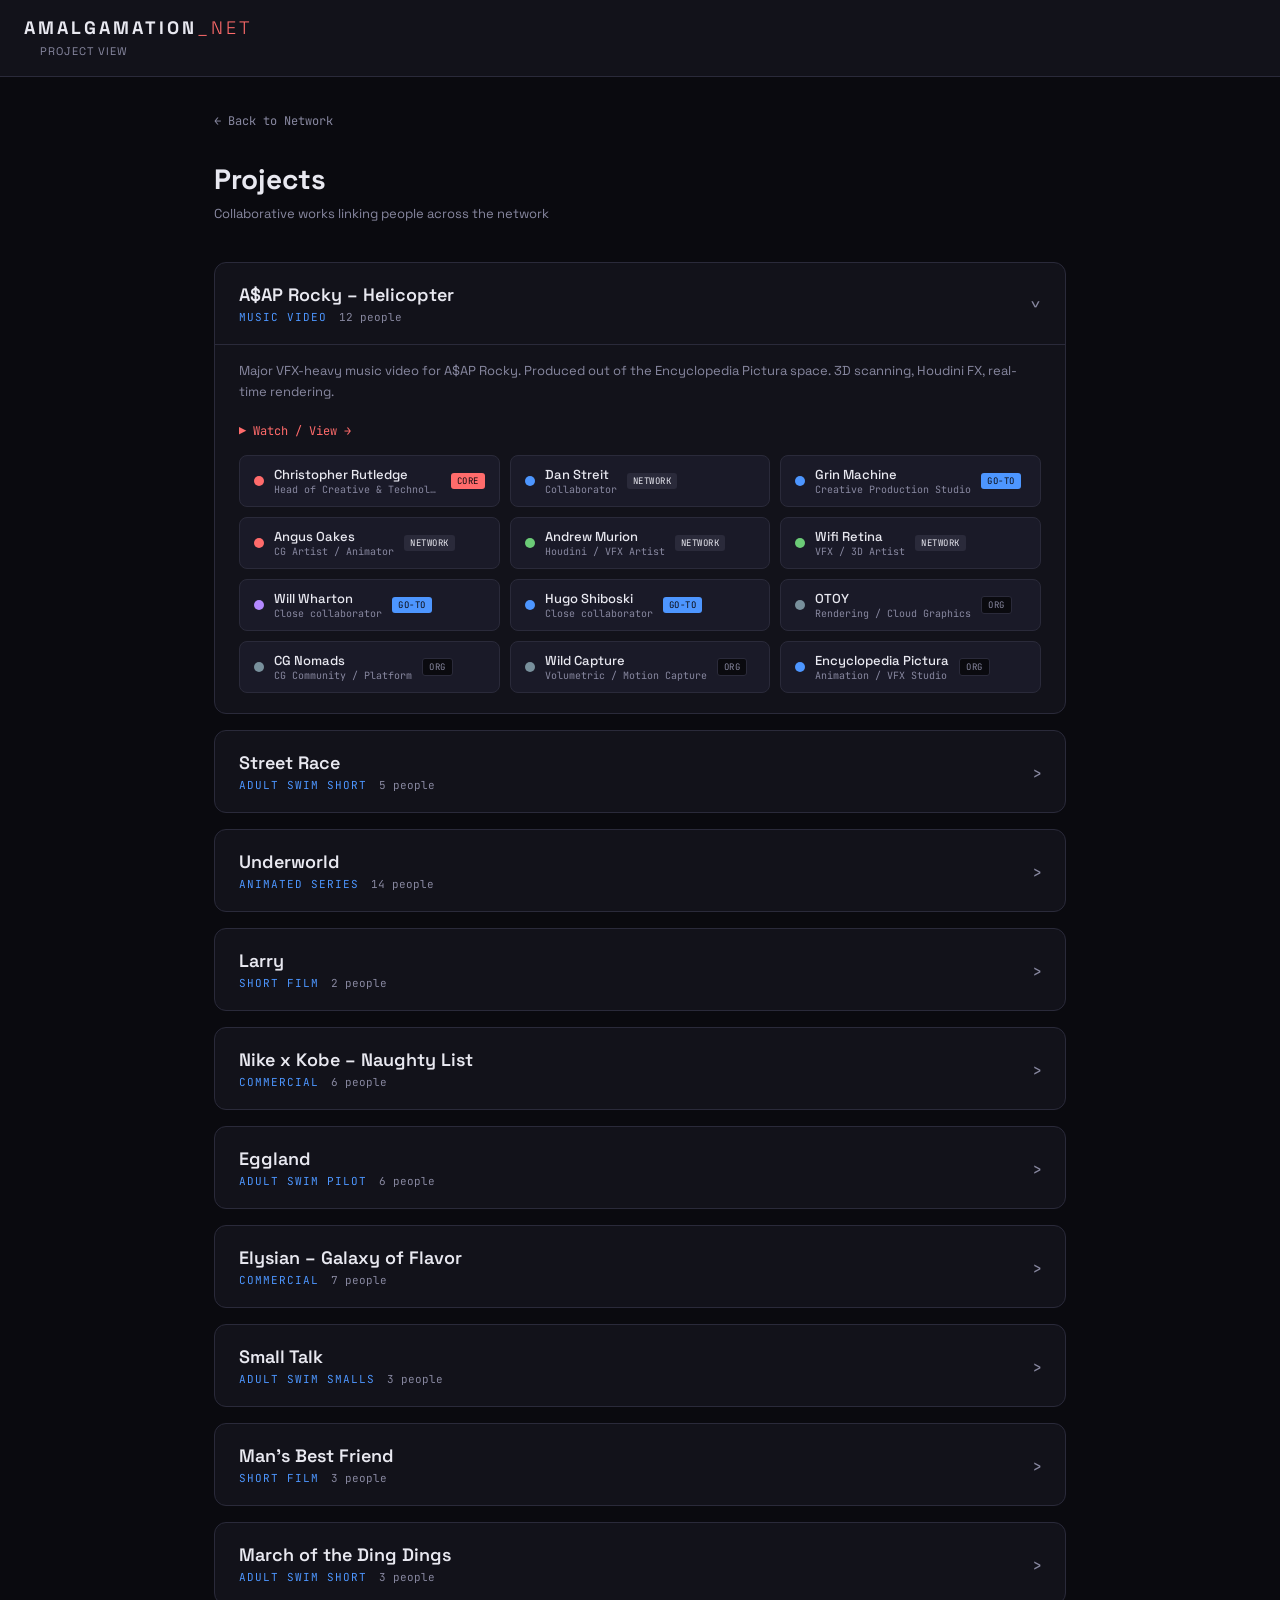
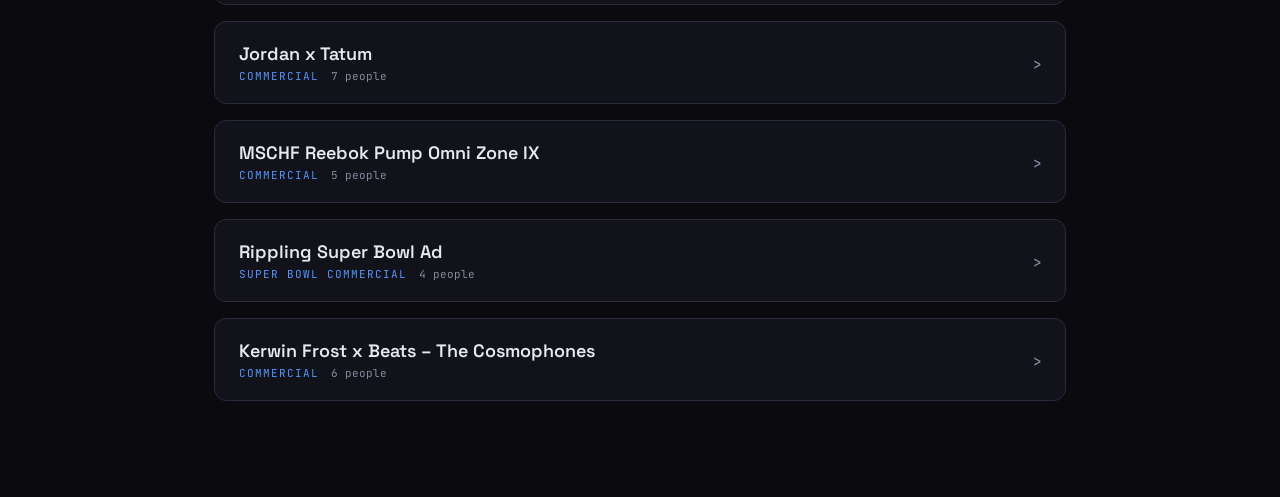
<file: projects.html>
<!DOCTYPE html>
<html lang="en">
<head>
  <meta charset="UTF-8">
  <meta name="viewport" content="width=device-width, initial-scale=1.0">
  <title>Projects — Amalgamation Network</title>
  <link rel="stylesheet" href="styles.css">
  <style>
    body { overflow: auto; }
    #app { height: auto; min-height: 100vh; }

    .page-content {
      max-width: 900px;
      margin: 0 auto;
      padding: 32px 24px 80px;
    }

    .back-link {
      display: inline-flex;
      align-items: center;
      gap: 6px;
      font-family: 'JetBrains Mono', monospace;
      font-size: 12px;
      color: var(--text-dim);
      text-decoration: none;
      margin-bottom: 32px;
      transition: color 0.2s;
    }
    .back-link:hover { color: var(--accent); }

    .page-title {
      font-size: 28px;
      font-weight: 700;
      margin-bottom: 8px;
    }
    .page-subtitle {
      font-size: 13px;
      color: var(--text-dim);
      margin-bottom: 40px;
    }

    .project-card {
      background: var(--bg-panel);
      border: 1px solid var(--border);
      border-radius: var(--radius);
      margin-bottom: 16px;
      overflow: hidden;
      transition: border-color 0.2s;
    }
    .project-card:hover { border-color: var(--text-dim); }

    .project-header {
      padding: 20px 24px;
      cursor: pointer;
      display: flex;
      align-items: center;
      justify-content: space-between;
      user-select: none;
    }

    .project-header-left {
      display: flex;
      flex-direction: column;
      gap: 4px;
    }

    .project-title {
      font-size: 18px;
      font-weight: 600;
    }

    .project-meta {
      display: flex;
      align-items: center;
      gap: 12px;
    }

    .project-type {
      font-family: 'JetBrains Mono', monospace;
      font-size: 11px;
      color: var(--accent2);
      text-transform: uppercase;
      letter-spacing: 1px;
    }

    .project-people-count {
      font-family: 'JetBrains Mono', monospace;
      font-size: 11px;
      color: var(--text-dim);
    }

    .project-toggle {
      font-size: 18px;
      color: var(--text-dim);
      transition: transform 0.2s;
    }
    .project-card.open .project-toggle { transform: rotate(90deg); }

    .project-body {
      display: none;
      padding: 0 24px 20px;
      border-top: 1px solid var(--border);
    }
    .project-card.open .project-body { display: block; }

    .project-desc {
      font-size: 13px;
      line-height: 1.6;
      color: var(--text-dim);
      margin: 16px 0;
    }

    .project-link {
      display: inline-flex;
      align-items: center;
      gap: 6px;
      font-family: 'JetBrains Mono', monospace;
      font-size: 12px;
      color: var(--accent);
      text-decoration: none;
      margin-bottom: 16px;
      transition: color 0.2s;
    }
    .project-link:hover { color: var(--text); }

    .people-grid {
      display: grid;
      grid-template-columns: repeat(auto-fill, minmax(240px, 1fr));
      gap: 10px;
    }

    .person-chip {
      display: flex;
      align-items: center;
      gap: 10px;
      padding: 10px 14px;
      background: var(--bg-card);
      border: 1px solid var(--border);
      border-radius: 8px;
      cursor: pointer;
      transition: border-color 0.2s, background 0.2s;
      text-decoration: none;
    }
    .person-chip:hover {
      border-color: var(--text-dim);
      background: var(--border);
    }

    .person-dot {
      width: 10px;
      height: 10px;
      border-radius: 50%;
      flex-shrink: 0;
    }

    .person-info {
      display: flex;
      flex-direction: column;
      min-width: 0;
    }

    .person-name {
      font-size: 13px;
      font-weight: 500;
      color: var(--text);
      white-space: nowrap;
      overflow: hidden;
      text-overflow: ellipsis;
    }

    .person-role-label {
      font-family: 'JetBrains Mono', monospace;
      font-size: 10px;
      color: var(--text-dim);
      white-space: nowrap;
      overflow: hidden;
      text-overflow: ellipsis;
    }

    .tier-badge {
      font-family: 'JetBrains Mono', monospace;
      font-size: 9px;
      text-transform: uppercase;
      letter-spacing: 0.5px;
      padding: 2px 6px;
      border-radius: 3px;
      flex-shrink: 0;
    }
    .tier-badge.core { background: var(--accent); color: #0a0a0f; }
    .tier-badge.go-to { background: var(--accent2); color: #0a0a0f; }
    .tier-badge.network { background: var(--border); color: var(--text); }
    .tier-badge.org { background: var(--bg); color: var(--text-dim); border: 1px solid var(--border); }
    .tier-badge.client { background: var(--bg); color: var(--accent3); border: 1px solid var(--accent3); }
    .tier-badge.festival { background: var(--bg); color: #FFE082; border: 1px solid #FFE082; }
  </style>
</head>
<body>
  <div id="app">
    <header id="header">
      <div class="header-left">
        <h1 class="logo">AMALGAMATION<span class="logo-accent">_NET</span></h1>
        <span class="subtitle">Project View</span>
      </div>
    </header>

    <div class="page-content">
      <a href="index.html" class="back-link">← Back to Network</a>
      <h2 class="page-title">Projects</h2>
      <p class="page-subtitle">Collaborative works linking people across the network</p>
      <div id="projects-list"></div>
    </div>
  </div>

  <script src="network-data.js"></script>
  <script src="projects.js"></script>
</body>
</html>
</file>
<file: styles.css>
/* ═══════════════════════════════════════════════════════
   AMALGAMATION NETWORK — Styles
   ═══════════════════════════════════════════════════════ */

@import url('https://fonts.googleapis.com/css2?family=Space+Grotesk:wght@300;400;500;600;700&family=JetBrains+Mono:wght@400;500&display=swap');

:root {
  --bg: #0a0a0f;
  --bg-panel: #12121a;
  --bg-card: #1a1a28;
  --border: #2a2a3a;
  --text: #e8e8f0;
  --text-dim: #8888a0;
  --accent: #ff6b6b;
  --accent2: #4d96ff;
  --accent3: #6bcb77;
  --glow: rgba(255, 107, 107, 0.3);
  --radius: 12px;
}

* { margin: 0; padding: 0; box-sizing: border-box; }

body {
  background: var(--bg);
  color: var(--text);
  font-family: 'Space Grotesk', -apple-system, sans-serif;
  overflow: hidden;
  height: 100vh;
  width: 100vw;
}

#app {
  height: 100vh;
  width: 100vw;
  display: flex;
  flex-direction: column;
}

/* ═══════════ HEADER ═══════════ */
#header {
  display: flex;
  align-items: center;
  justify-content: space-between;
  padding: 16px 24px;
  border-bottom: 1px solid var(--border);
  background: var(--bg-panel);
  z-index: 100;
  backdrop-filter: blur(20px);
}

.logo {
  font-size: 18px;
  font-weight: 700;
  letter-spacing: 3px;
  text-transform: uppercase;
}

.logo-accent {
  color: var(--accent);
  font-weight: 300;
}

.subtitle {
  font-size: 11px;
  color: var(--text-dim);
  margin-left: 16px;
  letter-spacing: 1px;
  text-transform: uppercase;
}

.stats {
  font-family: 'JetBrains Mono', monospace;
  font-size: 12px;
  color: var(--text-dim);
}

#projects-toggle {
  font-family: 'Space Grotesk', sans-serif;
  font-size: 13px;
  font-weight: 600;
  color: var(--text);
  background: rgba(77, 150, 255, 0.12);
  border: 1px solid rgba(77, 150, 255, 0.4);
  padding: 8px 22px;
  border-radius: 20px;
  cursor: pointer;
  margin-right: 16px;
  letter-spacing: 0.4px;
  transition: all 0.2s;
}
#projects-toggle:hover {
  background: rgba(77, 150, 255, 0.25);
  border-color: rgba(77, 150, 255, 0.7);
  color: #fff;
}
#projects-toggle.active {
  background: rgba(77, 150, 255, 0.3);
  border-color: var(--accent2);
  color: #fff;
}

/* ═══════════ CONTROLS ═══════════ */
#controls {
  padding: 12px 24px;
  background: var(--bg-panel);
  border-bottom: 1px solid var(--border);
  z-index: 100;
  display: flex;
  flex-direction: column;
  gap: 10px;
}

.search-wrap {
  position: relative;
  display: flex;
  align-items: center;
}

.search-icon {
  position: absolute;
  left: 14px;
  color: var(--text-dim);
  pointer-events: none;
}

#search {
  width: 100%;
  padding: 10px 40px 10px 42px;
  background: var(--bg-card);
  border: 1px solid var(--border);
  border-radius: var(--radius);
  color: var(--text);
  font-family: 'Space Grotesk', sans-serif;
  font-size: 14px;
  outline: none;
  transition: border-color 0.2s, box-shadow 0.2s;
}

#search:focus {
  border-color: var(--accent);
  box-shadow: 0 0 0 3px var(--glow);
}

#search::placeholder {
  color: var(--text-dim);
}

.shortcut {
  position: absolute;
  right: 14px;
  background: var(--border);
  color: var(--text-dim);
  font-family: 'JetBrains Mono', monospace;
  font-size: 11px;
  padding: 2px 6px;
  border-radius: 4px;
}

#tag-filters {
  display: flex;
  flex-wrap: wrap;
  gap: 6px;
}

.tag-btn {
  padding: 4px 12px;
  border-radius: 20px;
  border: 1px solid var(--border);
  background: transparent;
  color: var(--text-dim);
  font-family: 'JetBrains Mono', monospace;
  font-size: 11px;
  cursor: pointer;
  transition: all 0.2s;
  white-space: nowrap;
}

.tag-btn:hover {
  border-color: var(--text-dim);
  color: var(--text);
}

.tag-btn.active {
  border-color: var(--tag-color, var(--accent));
  background: var(--tag-color, var(--accent));
  color: #0a0a0f;
  font-weight: 500;
}

.tag-btn .count {
  opacity: 0.7;
  margin-left: 4px;
}

/* ═══════════ GRAPH ═══════════ */
#graph-container {
  flex: 1;
  position: relative;
  overflow: hidden;
}

#graph-canvas {
  width: 100%;
  height: 100%;
  cursor: grab;
  touch-action: none; /* prevent browser scroll/zoom hijacking touch events */
}

#graph-canvas:active {
  cursor: grabbing;
}

/* ═══════════ INFO PANEL ═══════════ */
#info-panel {
  position: fixed;
  right: 24px;
  top: 50%;
  transform: translateY(-50%);
  width: 340px;
  max-height: 70vh;
  background: var(--bg-panel);
  border: 1px solid var(--border);
  border-radius: var(--radius);
  padding: 24px;
  z-index: 200;
  overflow-y: auto;
  box-shadow: 0 20px 60px rgba(0, 0, 0, 0.5);
  transition: opacity 0.25s, transform 0.25s, right 0.25s;
}

/* Shift info panel left when projects panel is open */
#info-panel.projects-open {
  right: calc(360px + 24px + 12px);
}

#info-panel.hidden {
  opacity: 0;
  pointer-events: none;
  transform: translateY(-50%) translateX(20px);
}

#panel-close {
  position: absolute;
  top: 12px;
  right: 16px;
  background: none;
  border: none;
  color: var(--text-dim);
  font-size: 22px;
  cursor: pointer;
  line-height: 1;
}

#panel-close:hover { color: var(--text); }

.panel-name {
  font-size: 20px;
  font-weight: 700;
  margin-bottom: 2px;
}

.panel-aka {
  font-size: 12px;
  color: var(--text-dim);
  font-family: 'JetBrains Mono', monospace;
  margin-bottom: 8px;
}

.panel-role {
  font-size: 13px;
  color: var(--accent2);
  margin-bottom: 4px;
}

.panel-org {
  font-size: 12px;
  color: var(--accent3);
  margin-bottom: 12px;
}

.panel-desc {
  font-size: 13px;
  line-height: 1.6;
  color: var(--text-dim);
  margin-bottom: 16px;
}

.panel-tags {
  display: flex;
  flex-wrap: wrap;
  gap: 4px;
  margin-bottom: 16px;
}

.panel-tag {
  font-family: 'JetBrains Mono', monospace;
  font-size: 10px;
  padding: 3px 8px;
  border-radius: 10px;
  background: var(--bg-card);
  border: 1px solid var(--border);
  color: var(--text-dim);
}

.panel-links {
  display: flex;
  flex-direction: column;
  gap: 6px;
}

.panel-link {
  font-size: 12px;
  color: var(--accent2);
  text-decoration: none;
  font-family: 'JetBrains Mono', monospace;
  transition: color 0.2s;
}

.panel-link:hover {
  color: var(--accent);
}

.panel-tier {
  display: inline-block;
  font-family: 'JetBrains Mono', monospace;
  font-size: 10px;
  text-transform: uppercase;
  letter-spacing: 1px;
  padding: 3px 8px;
  border-radius: 4px;
  margin-bottom: 12px;
}

.panel-tier.core { background: var(--accent); color: #0a0a0f; }
.panel-tier.go-to { background: var(--accent2); color: #0a0a0f; }
.panel-tier.network { background: var(--border); color: var(--text); }
.panel-tier.org { background: var(--bg-card); color: var(--text-dim); border: 1px solid var(--border); }
.panel-tier.ig-mutual { background: #C0C0C0; color: #0a0a0f; }

.panel-followers {
  font-family: 'JetBrains Mono', monospace;
  font-size: 12px;
  color: var(--accent3);
  margin-bottom: 12px;
}

/* ═══════════ PROJECTS PANEL ═══════════ */
#projects-panel {
  position: fixed;
  right: 24px;
  top: 50%;
  transform: translateY(-50%);
  width: 360px;
  max-height: 75vh;
  background: var(--bg-panel);
  border: 1px solid var(--border);
  border-radius: var(--radius);
  padding: 20px;
  z-index: 200;
  overflow-y: auto;
  box-shadow: 0 20px 60px rgba(0, 0, 0, 0.5);
  transition: opacity 0.25s, transform 0.25s;
}

#projects-panel.hidden {
  opacity: 0;
  pointer-events: none;
  transform: translateY(-50%) translateX(20px);
}

#projects-close {
  position: absolute;
  top: 12px;
  right: 16px;
  background: none;
  border: none;
  color: var(--text-dim);
  font-size: 22px;
  cursor: pointer;
  line-height: 1;
}
#projects-close:hover { color: var(--text); }

.projects-panel-title {
  font-size: 16px;
  font-weight: 700;
  margin-bottom: 16px;
  letter-spacing: 1px;
}

.proj-card {
  background: var(--bg-card);
  border: 1px solid var(--border);
  border-radius: 8px;
  margin-bottom: 8px;
  cursor: pointer;
  transition: border-color 0.2s, background 0.2s;
  overflow: hidden;
}

.proj-card:hover { border-color: var(--text-dim); }
.proj-card.active { border-color: var(--accent); background: rgba(255,107,107,0.06); }

.proj-header {
  padding: 12px 14px;
  display: flex;
  align-items: center;
  justify-content: space-between;
}

.proj-title {
  font-size: 14px;
  font-weight: 600;
}

.proj-type {
  font-family: 'JetBrains Mono', monospace;
  font-size: 10px;
  color: var(--accent2);
  text-transform: uppercase;
  letter-spacing: 0.5px;
}

.proj-people-count {
  font-family: 'JetBrains Mono', monospace;
  font-size: 10px;
  color: var(--text-dim);
  margin-left: 8px;
}

.proj-body {
  display: none;
  padding: 0 14px 12px;
}
.proj-card.active .proj-body { display: block; }

.proj-desc {
  font-size: 12px;
  line-height: 1.5;
  color: var(--text-dim);
  margin-bottom: 8px;
}

.proj-watch {
  display: inline-block;
  font-family: 'JetBrains Mono', monospace;
  font-size: 11px;
  color: var(--accent);
  text-decoration: none;
  margin-bottom: 10px;
  transition: color 0.2s;
}
.proj-watch:hover { color: var(--text); }

.proj-people-list {
  display: flex;
  flex-wrap: wrap;
  gap: 4px;
}

.proj-person {
  font-family: 'JetBrains Mono', monospace;
  font-size: 10px;
  padding: 3px 8px;
  border-radius: 10px;
  background: var(--bg-panel);
  border: 1px solid var(--border);
  color: var(--text-dim);
  cursor: pointer;
  transition: all 0.2s;
}
.proj-person:hover { border-color: var(--text); color: var(--text); }

.proj-person {
  display: inline-flex;
  align-items: center;
  gap: 4px;
}

.proj-person-pic {
  width: 16px;
  height: 16px;
  border-radius: 50%;
  object-fit: cover;
  flex-shrink: 0;
}

.proj-thumb {
  width: 100%;
  height: 120px;
  overflow: hidden;
  position: relative;
}
.proj-thumb img {
  width: 100%;
  height: 100%;
  object-fit: cover;
  opacity: 0.8;
  transition: opacity 0.2s;
}
.proj-card:hover .proj-thumb img,
.proj-card.active .proj-thumb img { opacity: 1; }

/* ═══════════ LEGEND ═══════════ */
#legend {
  position: fixed;
  bottom: 24px;
  left: 24px;
  background: var(--bg-panel);
  border: 1px solid var(--border);
  border-radius: var(--radius);
  padding: 14px 18px;
  z-index: 100;
  display: flex;
  gap: 16px;
  font-size: 11px;
  font-family: 'JetBrains Mono', monospace;
}

.legend-item {
  display: flex;
  align-items: center;
  gap: 6px;
  color: var(--text-dim);
}

.legend-dot {
  border-radius: 50%;
  flex-shrink: 0;
}

/* ═══════════ SCROLLBAR ═══════════ */
::-webkit-scrollbar { width: 6px; }
::-webkit-scrollbar-track { background: transparent; }
::-webkit-scrollbar-thumb { background: var(--border); border-radius: 3px; }
::-webkit-scrollbar-thumb:hover { background: var(--text-dim); }

/* ═══════════ FILTERS TOGGLE (mobile) ═══════════ */
#filters-toggle {
  display: none;
}

/* ═══════════ MOBILE ═══════════ */
@media (max-width: 640px) {
  #header {
    padding: 10px 14px;
  }

  .subtitle {
    display: none;
  }

  .logo {
    font-size: 15px;
    letter-spacing: 2px;
  }

  .stats {
    font-size: 11px;
  }

  #projects-toggle {
    padding: 6px 14px;
    font-size: 12px;
    margin-right: 10px;
  }

  #controls {
    padding: 8px 14px;
    gap: 0;
  }

  .search-wrap {
    gap: 0;
  }

  #search {
    font-size: 13px;
    padding: 9px 36px 9px 38px;
  }

  #search-shortcut {
    display: none;
  }

  #filters-toggle {
    display: inline-flex;
    align-items: center;
    gap: 5px;
    position: absolute;
    right: 10px;
    background: var(--bg-card);
    border: 1px solid var(--border);
    color: var(--text-dim);
    font-family: 'Space Grotesk', sans-serif;
    font-size: 11px;
    padding: 4px 10px;
    border-radius: 12px;
    cursor: pointer;
    transition: all 0.2s;
    white-space: nowrap;
  }

  #filters-toggle.active {
    border-color: var(--accent2);
    color: var(--accent2);
  }

  #tag-filters {
    overflow: hidden;
    max-height: 0;
    transition: max-height 0.25s ease, margin-top 0.25s ease;
    margin-top: 0;
  }

  #tag-filters.open {
    max-height: 200px;
    margin-top: 8px;
    overflow-y: auto;
  }

  #info-panel {
    right: 0;
    left: 0;
    top: auto;
    bottom: 0;
    transform: none;
    width: 100%;
    max-height: 55vh;
    border-radius: var(--radius) var(--radius) 0 0;
    border-bottom: none;
  }

  #info-panel.hidden {
    transform: translateY(100%);
    opacity: 0;
  }

  #info-panel.projects-open {
    right: 0;
  }

  #projects-panel {
    right: 0;
    left: 0;
    top: auto;
    bottom: 0;
    transform: none;
    width: 100%;
    max-height: 60vh;
    border-radius: var(--radius) var(--radius) 0 0;
    border-bottom: none;
  }

  #projects-panel.hidden {
    transform: translateY(100%);
    opacity: 0;
  }
}
</file>
